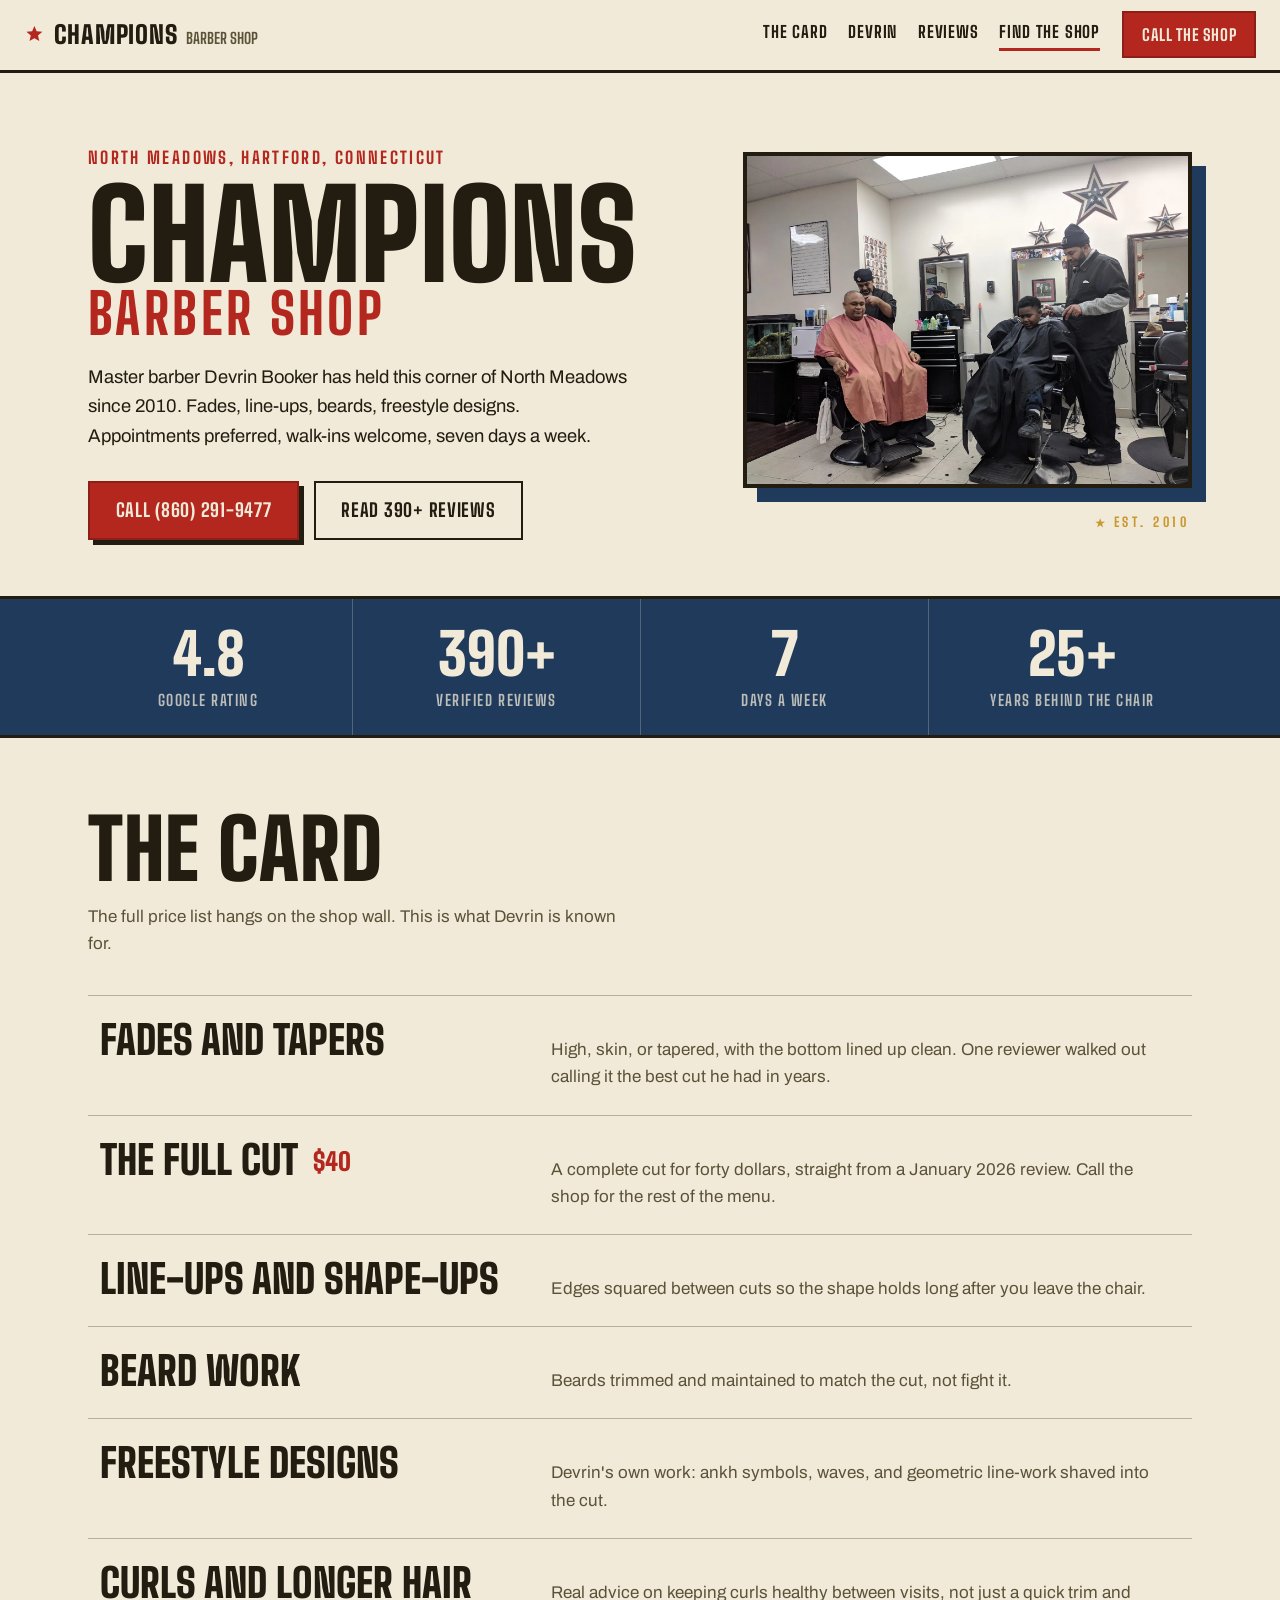
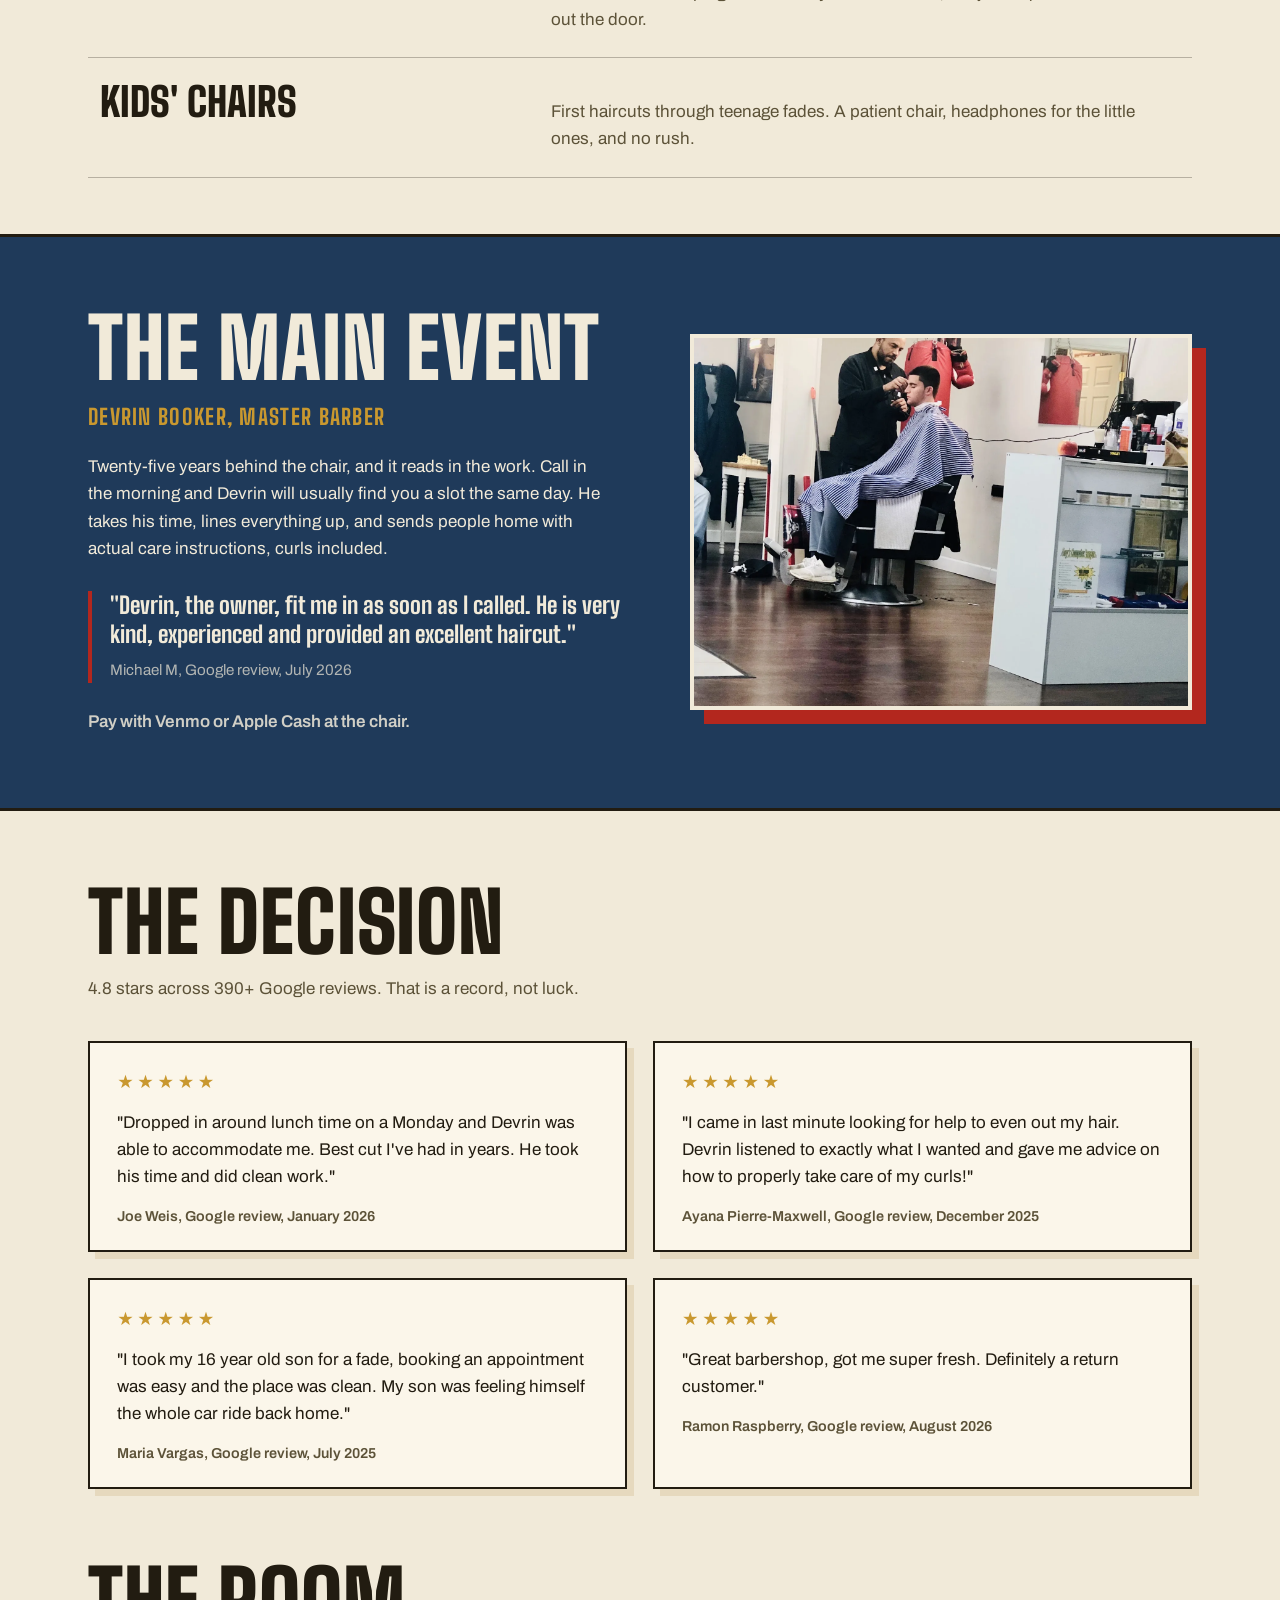
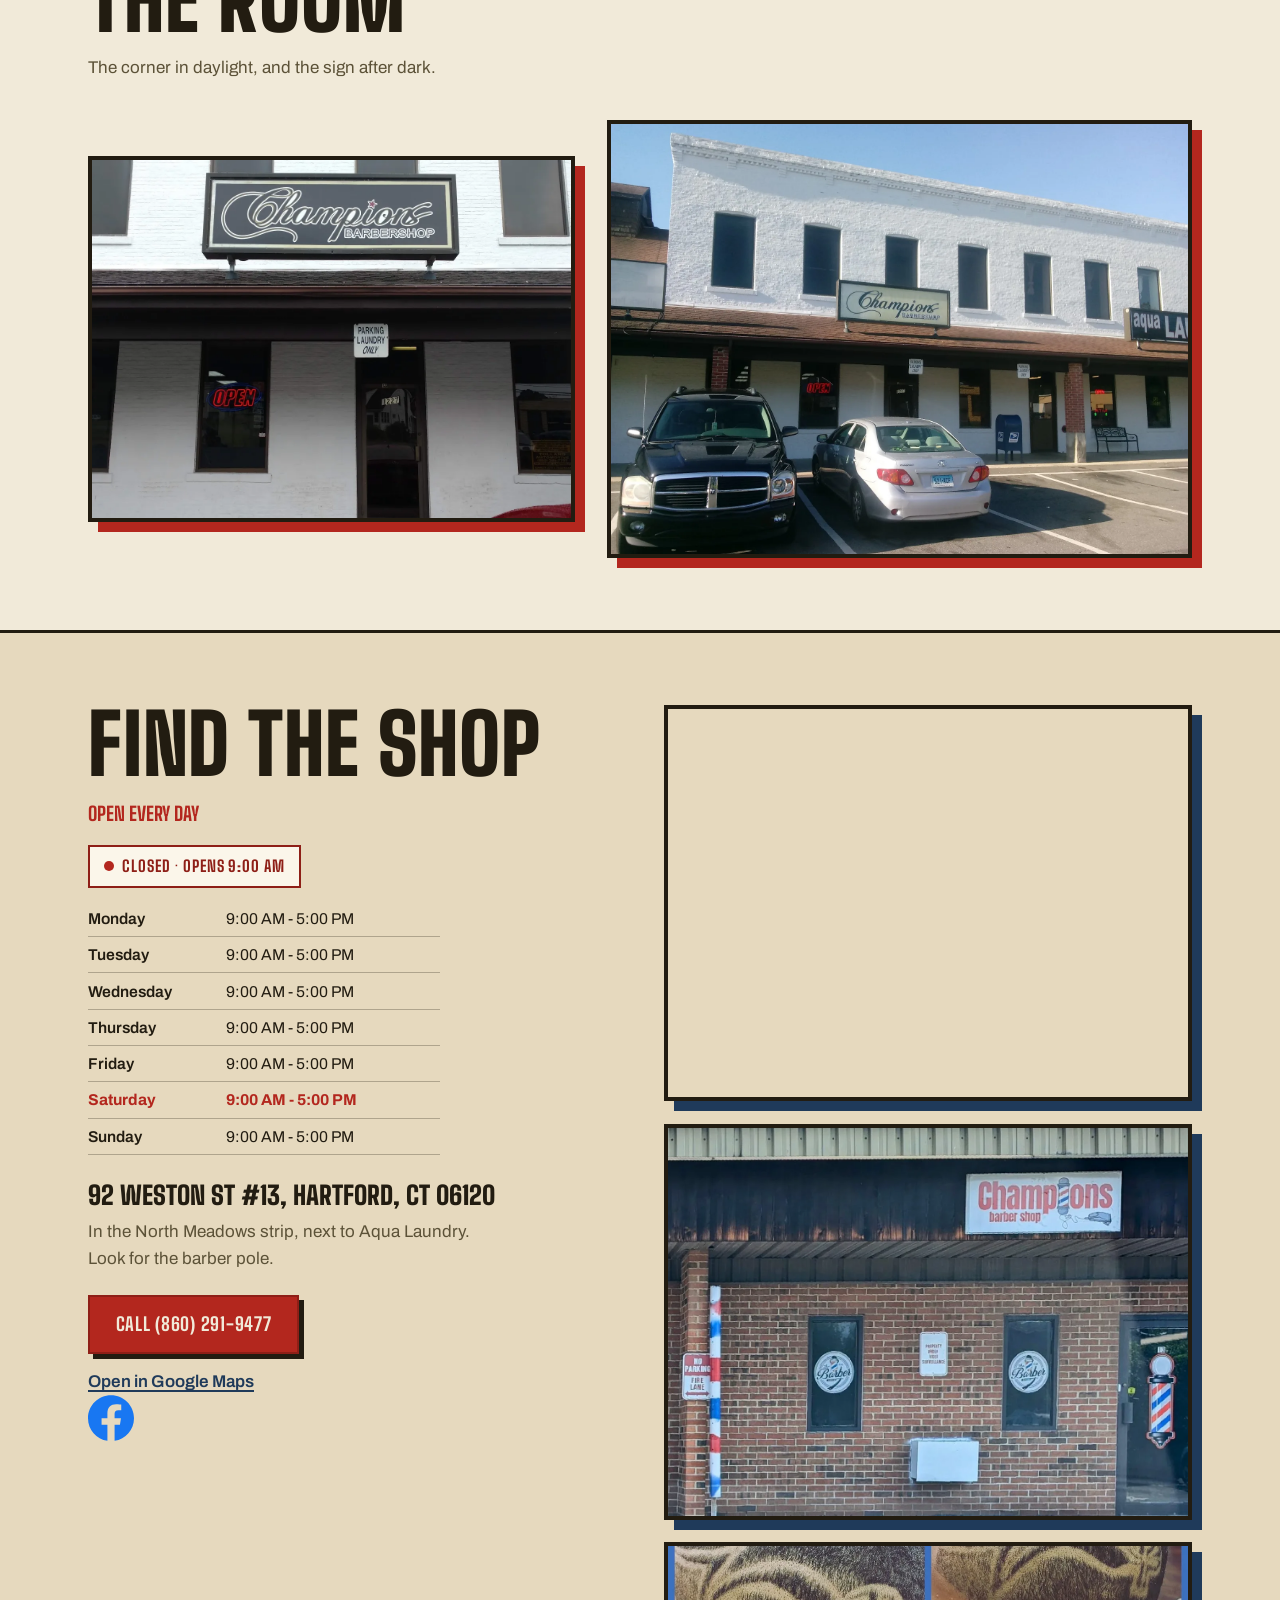
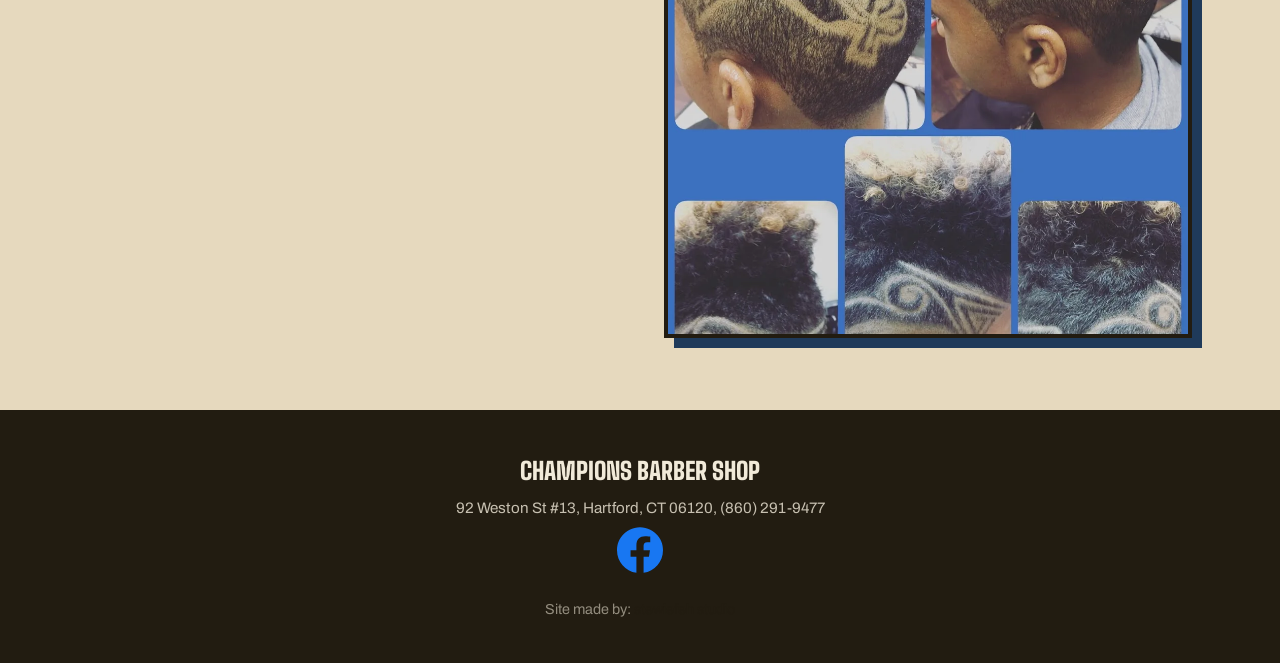
<file: index.html>
<!DOCTYPE html>
<html lang="en">
<head>
<meta charset="UTF-8">
<meta name="viewport" content="width=device-width, initial-scale=1.0">
<title>Champions Barber Shop | Master Barber Devrin Booker, Hartford CT</title>
<meta name="description" content="Champions Barber Shop, 92 Weston St, Hartford. Master barber Devrin Booker: fades, line-ups, beards, freestyle designs. 4.8 stars across 390+ reviews. Open seven days, 9 to 5. Call (860) 291-9477.">
<link rel="icon" type="image/svg+xml" href="favicon.svg">
<meta property="og:title" content="Champions Barber Shop, Hartford CT">
<meta property="og:description" content="Master barber Devrin Booker. Fades, line-ups, beards, freestyle designs. 4.8 stars across 390+ reviews. Open seven days a week.">
<meta property="og:type" content="website">
<meta property="og:image" content="img/storefront-neon.jpg">
<meta property="og:url" content="https://stewiefeh.github.io/champions-barbershop-hartford/">
<meta name="twitter:card" content="summary_large_image">
<meta name="theme-color" content="#F1EAD9">
<meta property="og:locale" content="en_US">
<link rel="preconnect" href="https://fonts.googleapis.com">
<link rel="preconnect" href="https://fonts.gstatic.com" crossorigin>
<link href="https://fonts.googleapis.com/css2?family=Big+Shoulders:opsz,wght@10..72,500;10..72,700;10..72,900&family=Archivo:wght@400;500;600;700&display=swap" rel="stylesheet">
<link rel="stylesheet" href="styles.css?v=13">
<script type="application/ld+json">
{
  "@context": "https://schema.org",
  "@type": "BarberShop",
  "name": "Champions Barber Shop",
  "telephone": "+18602919477",
  "address": {
    "@type": "PostalAddress",
    "streetAddress": "92 Weston St #13",
    "addressLocality": "Hartford",
    "addressRegion": "CT",
    "postalCode": "06120",
    "addressCountry": "US"
  },
  "openingHours": "Mo-Su 09:00-17:00",
  "sameAs": [ "https://www.facebook.com/dchampionsbarberct/" ],
  "aggregateRating": { "@type": "AggregateRating", "ratingValue": "4.8", "reviewCount": "391" }
}
</script>
</head>
<body>

<header class="topbar" id="top">
  <a class="brand" href="#top" aria-label="Champions Barber Shop, back to top">
    <svg class="brand-star" viewBox="0 0 64 64" aria-hidden="true"><path d="M32 6l6.9 16.3 17.6 1.5-13.4 11.6 4 17.2L32 43.7l-15.1 8.9 4-17.2L7.5 23.8l17.6-1.5z" fill="currentColor"/></svg>
    <span class="brand-word">Champions</span>
    <span class="brand-sub">Barber Shop</span>
  </a>
  <nav class="topnav" aria-label="Sections">
    <a href="#card">The Card</a>
    <a href="#main-event">Devrin</a>
    <a href="#decision">Reviews</a>
    <a href="#visit">Find the Shop</a>
  </nav>
  <a class="btn btn-call" href="tel:+18602919477">Call the shop</a>
  <button class="menu-btn" type="button" aria-expanded="false" aria-controls="mobileMenu" aria-label="Open menu">
    <span class="menu-bars" aria-hidden="true"><span></span><span></span><span></span></span>
  </button>
  <nav class="mobile-menu" id="mobileMenu" aria-label="Sections" hidden>
    <a href="#card">The Card</a>
    <a href="#main-event">Devrin</a>
    <a href="#decision">Reviews</a>
    <a href="#visit">Find the Shop</a>
  </nav>
</header>

<main>

<section class="hero">
  <div class="hero-copy">
    <p class="hero-where">North Meadows, Hartford, Connecticut</p>
    <h1 class="masthead">
      <span class="mast-line mast-1">Champions</span>
      <span class="mast-line mast-2">Barber Shop</span>
    </h1>
    <p class="hero-lede">Master barber Devrin Booker has held this corner of North Meadows since 2010. Fades, line-ups, beards, freestyle designs. Appointments preferred, walk-ins welcome, seven days a week.</p>
    <div class="hero-ctas">
      <a class="btn btn-primary" href="tel:+18602919477">Call (860) 291-9477</a>
      <a class="btn btn-ghost" href="#decision">Read 390+ reviews</a>
    </div>
  </div>
  <figure class="hero-photo">
    <img src="img/shop-interior.webp" alt="Inside Champions Barber Shop, two barbers at work with the price list on the wall" width="1200" height="900" loading="eager">
      <figcaption class="photo-caption"><span class="star" aria-hidden="true">&#9733;</span> Est. 2010</figcaption>
  </figure>
</section>

<section class="tape" aria-label="The record in numbers">
  <div class="tape-grid">
    <div class="tape-cell reveal"><span class="tape-num">4.8</span><span class="tape-label">Google rating</span></div>
    <div class="tape-cell reveal"><span class="tape-num">390+</span><span class="tape-label">verified reviews</span></div>
    <div class="tape-cell reveal"><span class="tape-num">7</span><span class="tape-label">days a week</span></div>
    <div class="tape-cell reveal"><span class="tape-num">25+</span><span class="tape-label">years behind the chair</span></div>
  </div>
</section>

<section class="card-section" id="card">
  <div class="section-head reveal">
    <h2 class="display">The Card</h2>
    <p class="section-note">The full price list hangs on the shop wall. This is what Devrin is known for.</p>
  </div>
  <ul class="bouts">
    <li class="bout reveal">
      <h3>Fades and tapers</h3>
      <p>High, skin, or tapered, with the bottom lined up clean. One reviewer walked out calling it the best cut he had in years.</p>
    </li>
    <li class="bout reveal">
      <h3>The full cut <span class="bout-price">$40</span></h3>
      <p>A complete cut for forty dollars, straight from a January 2026 review. Call the shop for the rest of the menu.</p>
    </li>
    <li class="bout reveal">
      <h3>Line-ups and shape-ups</h3>
      <p>Edges squared between cuts so the shape holds long after you leave the chair.</p>
    </li>
    <li class="bout reveal">
      <h3>Beard work</h3>
      <p>Beards trimmed and maintained to match the cut, not fight it.</p>
    </li>
    <li class="bout reveal">
      <h3>Freestyle designs</h3>
      <p>Devrin's own work: ankh symbols, waves, and geometric line-work shaved into the cut.</p>
    </li>
    <li class="bout reveal">
      <h3>Curls and longer hair</h3>
      <p>Real advice on keeping curls healthy between visits, not just a quick trim and out the door.</p>
    </li>
    <li class="bout reveal">
      <h3>Kids' chairs</h3>
      <p>First haircuts through teenage fades. A patient chair, headphones for the little ones, and no rush.</p>
    </li>
  </ul>
</section>

<section class="main-event" id="main-event">
  <div class="event-inner">
    <div class="event-copy reveal">
      <h2 class="display display-paper">The Main Event</h2>
      <p class="event-name">Devrin Booker, master barber</p>
      <p>Twenty-five years behind the chair, and it reads in the work. Call in the morning and Devrin will usually find you a slot the same day. He takes his time, lines everything up, and sends people home with actual care instructions, curls included.</p>
      <blockquote class="event-quote">
        <p>"Devrin, the owner, fit me in as soon as I called. He is very kind, experienced and provided an excellent haircut."</p>
        <cite>Michael M, Google review, July 2026</cite>
      </blockquote>
      <p class="event-pay">Pay with Venmo or Apple Cash at the chair.</p>
    </div>
    <figure class="event-photo reveal">
      <img src="img/punching-bag.webp" loading="lazy" alt="Devrin cutting a client's hair, the shop's red punching bag in the corner behind them" width="1200" height="900">
    </figure>
  </div>
</section>

<section class="decision" id="decision">
  <div class="section-head reveal">
    <h2 class="display">The Decision</h2>
    <p class="section-note">4.8 stars across 390+ Google reviews. That is a record, not luck.</p>
  </div>
  <div class="scorecards">
    <article class="scorecard reveal">
      <p class="score-stars" aria-label="5 out of 5 stars"><span aria-hidden="true">&#9733;&#9733;&#9733;&#9733;&#9733;</span></p>
      <p class="score-quote">"Dropped in around lunch time on a Monday and Devrin was able to accommodate me. Best cut I've had in years. He took his time and did clean work."</p>
      <p class="score-meta">Joe Weis, Google review, January 2026</p>
    </article>
    <article class="scorecard reveal">
      <p class="score-stars" aria-label="5 out of 5 stars"><span aria-hidden="true">&#9733;&#9733;&#9733;&#9733;&#9733;</span></p>
      <p class="score-quote">"I came in last minute looking for help to even out my hair. Devrin listened to exactly what I wanted and gave me advice on how to properly take care of my curls!"</p>
      <p class="score-meta">Ayana Pierre-Maxwell, Google review, December 2025</p>
    </article>
    <article class="scorecard reveal">
      <p class="score-stars" aria-label="5 out of 5 stars"><span aria-hidden="true">&#9733;&#9733;&#9733;&#9733;&#9733;</span></p>
      <p class="score-quote">"I took my 16 year old son for a fade, booking an appointment was easy and the place was clean. My son was feeling himself the whole car ride back home."</p>
      <p class="score-meta">Maria Vargas, Google review, July 2025</p>
    </article>
    <article class="scorecard reveal">
      <p class="score-stars" aria-label="5 out of 5 stars"><span aria-hidden="true">&#9733;&#9733;&#9733;&#9733;&#9733;</span></p>
      <p class="score-quote">"Great barbershop, got me super fresh. Definitely a return customer."</p>
      <p class="score-meta">Ramon Raspberry, Google review, August 2026</p>
    </article>
  </div>
</section>

<section class="room-strip" id="room">
  <div class="section-head">
    <h2 class="display">The Room</h2>
    <p class="section-note">The corner in daylight, and the sign after dark.</p>
  </div>
  <div class="room-grid">
    <button class="room-frame reveal" type="button" aria-label="Enlarge photo of the shopfront in the North Meadows strip">
      <img src="img/waiting-area.webp" alt="The Champions Barber Shop storefront in the North Meadows strip, next to Aqua Laundry" width="800" height="600" loading="lazy">
    </button>
    <button class="room-frame reveal" type="button" aria-label="Enlarge photo of the neon sign lit at night">
      <img src="img/storefront-neon.webp" alt="The shop's neon Champions sign and OPEN light glowing at night" width="1600" height="900" loading="lazy">
    </button>
  </div>
</section>

<section class="visit" id="visit">
  <div class="visit-grid">
    <div class="visit-info">
      <h2 class="display">Find the Shop</h2>
      <p class="visit-hours-label">Open every day</p>
      <p class="open-badge" id="openBadge" hidden></p>
      <table class="hours">
        <caption class="sr-only">Opening hours, every day 9 AM to 5 PM</caption>
        <tbody>
          <tr><th scope="row">Monday</th><td>9:00 AM - 5:00 PM</td></tr>
          <tr><th scope="row">Tuesday</th><td>9:00 AM - 5:00 PM</td></tr>
          <tr><th scope="row">Wednesday</th><td>9:00 AM - 5:00 PM</td></tr>
          <tr><th scope="row">Thursday</th><td>9:00 AM - 5:00 PM</td></tr>
          <tr><th scope="row">Friday</th><td>9:00 AM - 5:00 PM</td></tr>
          <tr><th scope="row">Saturday</th><td>9:00 AM - 5:00 PM</td></tr>
          <tr><th scope="row">Sunday</th><td>9:00 AM - 5:00 PM</td></tr>
        </tbody>
      </table>
      <p class="visit-address">92 Weston St #13, Hartford, CT 06120</p>
      <p class="visit-detail">In the North Meadows strip, next to Aqua Laundry. Look for the barber pole.</p>
      <a class="btn btn-primary" href="tel:+18602919477">Call (860) 291-9477</a>
      <a class="maps-link" href="https://maps.google.com/?cid=4176339353806706583" target="_blank" rel="noopener">Open in Google Maps</a>
      <a class="fb-btn" href="https://www.facebook.com/dchampionsbarberct/" target="_blank" rel="noopener" aria-label="Champions Barber Shop on Facebook" title="Facebook"><svg viewBox="0 0 24 24" aria-hidden="true" focusable="false"><path d="M24 12.073c0-6.627-5.373-12-12-12s-12 5.373-12 12c0 5.99 4.388 10.954 10.125 11.854v-8.385H7.078v-3.47h3.047V9.43c0-3.007 1.792-4.669 4.533-4.669 1.312 0 2.686.235 2.686.235v2.953H15.83c-1.491 0-1.956.925-1.956 1.874v2.25h3.328l-.532 3.47h-2.796v8.385C19.612 23.027 24 18.062 24 12.073z"/></svg></a>
    </div>
    <div class="visit-photos">
      <iframe class="visit-map" src="https://www.google.com/maps?q=Champions%20Barber%20Shop%2C%2092%20Weston%20St%20%2313%2C%20Hartford%2C%20CT%2006120&output=embed" title="Map showing Champions Barber Shop at 92 Weston St, Hartford" allowfullscreen></iframe>
      <img src="img/storefront-pole.webp" loading="lazy" alt="The Champions Barber Shop storefront, brick facade with the barber pole out front" width="800" height="600">
      <img src="img/hair-art.webp" loading="lazy" alt="Freestyle designs shaved into clients' hair: an ankh, waves, and geometric patterns" width="800" height="600">
    </div>
  </div>
</section>

</main>

<footer class="footer">
  <p class="footer-name">Champions Barber Shop</p>
  <p class="footer-line">92 Weston St #13, Hartford, CT 06120, (860) 291-9477</p>
  <p class="footer-line"><a class="fb-btn" href="https://www.facebook.com/dchampionsbarberct/" target="_blank" rel="noopener" aria-label="Champions Barber Shop on Facebook" title="Facebook"><svg viewBox="0 0 24 24" aria-hidden="true" focusable="false"><path d="M24 12.073c0-6.627-5.373-12-12-12s-12 5.373-12 12c0 5.99 4.388 10.954 10.125 11.854v-8.385H7.078v-3.47h3.047V9.43c0-3.007 1.792-4.669 4.533-4.669 1.312 0 2.686.235 2.686.235v2.953H15.83c-1.491 0-1.956.925-1.956 1.874v2.25h3.328l-.532 3.47h-2.796v8.385C19.612 23.027 24 18.062 24 12.073z"/></svg></a></p>
  <p class="footer-credit">Site made by: <a href="https://stewiefeh.github.io/stewiefeh-studio/">stewiefeh studio</a></p>
</footer>

<script src="script.js?v=1" defer></script>
</body>
</html>
</file>
<file: styles.css>
/* Champions Barber Shop: fight-card identity
   paper program stock, championship red, ring navy, gold reserved for stars */

:root {
  --paper: #F1EAD9;
  --paper-deep: #E6D9BE;
  --ink: #221C11;
  --ink-soft: #5C5238;
  --red: #B3271E;
  --red-deep: #8E1F17;
  --navy: #1F3A5A;
  --navy-deep: #16293F;
  --gold: #C9982F;
  --line: rgba(34, 28, 17, 0.28);
  --font-display: "Big Shoulders", "Arial Narrow", sans-serif;
  --font-body: "Archivo", system-ui, sans-serif;
}

* { margin: 0; padding: 0; box-sizing: border-box; }

html { scroll-behavior: smooth; }

body {
  background: var(--paper);
  color: var(--ink);
  font-family: var(--font-body);
  font-size: 1.0625rem;
  line-height: 1.6;
  -webkit-font-smoothing: antialiased;
}

img { display: block; max-width: 100%; height: auto; }

a { color: inherit; }

:focus-visible {
  outline: 3px solid var(--red);
  outline-offset: 3px;
}

.sr-only {
  position: absolute; width: 1px; height: 1px;
  overflow: hidden; clip: rect(0 0 0 0); white-space: nowrap;
}

/* ---------- type ---------- */

.display {
  font-family: var(--font-display);
  font-weight: 900;
  font-size: clamp(2.9rem, 7vw, 5.2rem);
  line-height: 0.94;
  text-transform: uppercase;
  letter-spacing: 0.01em;
}

.display-paper { color: var(--paper); }

.section-head {
  max-width: 69rem;
  margin: 0 auto;
}

.section-note {
  margin-top: 0.9rem;
  max-width: 34rem;
  color: var(--ink-soft);
}

/* ---------- buttons ---------- */

.btn {
  display: inline-block;
  font-family: var(--font-display);
  font-weight: 700;
  font-size: 1.15rem;
  letter-spacing: 0.04em;
  text-transform: uppercase;
  text-decoration: none;
  padding: 0.8rem 1.6rem;
  border: 2px solid var(--ink);
  transition: transform 0.18s ease, box-shadow 0.18s ease, background-color 0.18s ease, color 0.18s ease;
}

.btn-primary {
  background: var(--red);
  border-color: var(--red-deep);
  color: var(--paper);
  box-shadow: 5px 5px 0 var(--ink);
}

.btn-primary:hover {
  transform: translate(-2px, -2px);
  box-shadow: 8px 8px 0 var(--ink);
}

.btn-primary:active { transform: translate(2px, 2px); box-shadow: 1px 1px 0 var(--ink); }

.btn-ghost {
  background: transparent;
  color: var(--ink);
  border-color: var(--ink);
}

.btn-ghost:hover { background: var(--ink); color: var(--paper); }

.btn-call {
  background: var(--red);
  border-color: var(--red-deep);
  color: var(--paper);
  padding: 0.55rem 1.1rem;
  font-size: 1rem;
  box-shadow: none;
}

.btn-call:hover { background: var(--red-deep); transform: none; }

/* ---------- topbar ---------- */

.topbar {
  position: sticky;
  top: 0;
  z-index: 20;
  display: flex;
  align-items: center;
  gap: 1.4rem;
  padding: 0.7rem 1.5rem;
  background: var(--paper);
  border-bottom: 3px solid var(--ink);
}

.brand {
  display: flex;
  align-items: baseline;
  gap: 0.55rem;
  text-decoration: none;
}

.brand-star { width: 1.3rem; height: 1.3rem; color: var(--red); align-self: center; }

.brand-word {
  font-family: var(--font-display);
  font-weight: 900;
  font-size: 1.55rem;
  text-transform: uppercase;
  letter-spacing: 0.03em;
}

.brand-sub {
  font-family: var(--font-display);
  font-weight: 600;
  font-size: 0.95rem;
  text-transform: uppercase;
  color: var(--ink-soft);
}

.topnav {
  display: flex;
  gap: 1.3rem;
  margin-left: auto;
}

.topnav a {
  font-family: var(--font-display);
  font-weight: 700;
  font-size: 1.02rem;
  text-transform: uppercase;
  letter-spacing: 0.05em;
  text-decoration: none;
  color: var(--ink);
  border-bottom: 3px solid transparent;
  padding-bottom: 0.15rem;
  transition: border-color 0.18s ease;
}

.topnav a:hover { border-bottom-color: var(--red); }

/* ---------- hero ---------- */

.hero {
  display: grid;
  grid-template-columns: minmax(0, 1.15fr) minmax(0, 0.85fr);
  gap: 3rem;
  align-items: center;
  max-width: 72rem;
  margin: 0 auto;
  padding: 4.5rem 1.5rem 3.5rem;
}

.hero-where {
  font-family: var(--font-display);
  font-weight: 700;
  font-size: 1.05rem;
  letter-spacing: 0.14em;
  text-transform: uppercase;
  color: var(--red);
}

.masthead {
  margin-top: 0.6rem;
  font-family: var(--font-display);
  text-transform: uppercase;
  line-height: 0.88;
}

.mast-line { display: block; }

.mast-1 {
  font-size: clamp(3.6rem, 9.6vw, 8.2rem);
  font-weight: 900;
  letter-spacing: 0.005em;
}

.mast-2 {
  font-size: clamp(1.8rem, 4.4vw, 3.7rem);
  font-weight: 700;
  color: var(--red);
  letter-spacing: 0.06em;
}

.hero-lede {
  margin-top: 1.5rem;
  max-width: 34rem;
  font-size: 1.15rem;
}

.hero-ctas {
  margin-top: 1.9rem;
  display: flex;
  flex-wrap: wrap;
  gap: 0.9rem;
}

.hero-photo {
  position: relative;
  margin: 0;
}

.hero-photo img {
  border: 4px solid var(--ink);
  box-shadow: 14px 14px 0 var(--navy);
  aspect-ratio: 4 / 3;
  object-fit: cover;
  width: 100%;
}

.photo-caption {
  display: flex;
  justify-content: flex-end;
  align-items: center;
  gap: 0.55rem;
  margin-top: 1.5rem;
  padding-right: 0.15rem;
  font-family: var(--font-display);
  font-size: 0.82rem;
  font-weight: 700;
  letter-spacing: 0.28em;
  text-transform: uppercase;
  color: var(--gold);
}

.photo-caption .star { font-size: 0.7rem; letter-spacing: 0; }





/* ---------- tape (tale of the tape) ---------- */

.tape {
  border-top: 3px solid var(--ink);
  border-bottom: 3px solid var(--ink);
  background: var(--navy);
  color: var(--paper);
}

.tape-grid {
  max-width: 72rem;
  margin: 0 auto;
  display: grid;
  grid-template-columns: repeat(4, 1fr);
}

.tape-cell {
  padding: 1.6rem 1rem 1.4rem;
  text-align: center;
  border-left: 1px solid rgba(241, 234, 217, 0.25);
}

.tape-cell:first-child { border-left: none; }

.tape-num {
  display: block;
  font-family: var(--font-display);
  font-weight: 900;
  font-size: clamp(2.4rem, 4.5vw, 3.6rem);
  line-height: 1;
}

.tape-label {
  display: block;
  margin-top: 0.35rem;
  font-family: var(--font-display);
  font-weight: 600;
  font-size: 0.95rem;
  letter-spacing: 0.1em;
  text-transform: uppercase;
  color: rgba(241, 234, 217, 0.75);
}

/* ---------- the card ---------- */

.card-section { max-width: 72rem; margin: 0 auto; padding: 4.5rem 1.5rem 3.5rem; }

.bouts { list-style: none; margin-top: 2.4rem; }

.bout {
  display: grid;
  grid-template-columns: minmax(0, 0.8fr) minmax(0, 1.2fr);
  gap: 2rem;
  align-items: baseline;
  padding: 1.5rem 0.75rem;
  border-top: 1px solid var(--line);
  transition: background-color 0.2s ease;
}

.bout:last-child { border-bottom: 1px solid var(--line); }

.bout:hover { background: var(--paper-deep); }

.bout h3 {
  font-family: var(--font-display);
  font-weight: 900;
  font-size: clamp(1.7rem, 3.4vw, 2.5rem);
  line-height: 1;
  text-transform: uppercase;
}

.bout-price {
  font-size: 0.62em;
  color: var(--red);
  margin-left: 0.35rem;
  vertical-align: middle;
}

.bout p { color: var(--ink-soft); max-width: 38rem; }

/* ---------- main event ---------- */

.main-event {
  background: var(--navy);
  color: var(--paper);
  border-top: 3px solid var(--ink);
  border-bottom: 3px solid var(--ink);
}

.event-inner {
  max-width: 72rem;
  margin: 0 auto;
  padding: 4.5rem 1.5rem;
  display: grid;
  grid-template-columns: minmax(0, 1.05fr) minmax(0, 0.95fr);
  gap: 3rem;
  align-items: center;
}

.event-name {
  margin-top: 0.8rem;
  font-family: var(--font-display);
  font-weight: 700;
  font-size: 1.35rem;
  letter-spacing: 0.06em;
  text-transform: uppercase;
  color: var(--gold);
}

.event-copy > p:not(.event-name):not(.event-pay) { margin-top: 1.2rem; max-width: 32rem; }

.event-copy p + p { margin-top: 1rem; }

.event-quote {
  margin-top: 1.8rem;
  padding-left: 1.1rem;
  border-left: 4px solid var(--red);
}

.event-quote p {
  font-family: var(--font-display);
  font-weight: 700;
  font-size: 1.45rem;
  line-height: 1.25;
}

.event-quote cite {
  display: block;
  margin-top: 0.6rem;
  font-style: normal;
  font-size: 0.95rem;
  color: rgba(241, 234, 217, 0.7);
}

.event-pay {
  margin-top: 1.6rem;
  font-weight: 600;
  color: rgba(241, 234, 217, 0.85);
}

.event-photo img {
  border: 4px solid var(--paper);
  box-shadow: 14px 14px 0 var(--red);
  aspect-ratio: 4 / 3;
  object-fit: cover;
  width: 100%;
}

/* ---------- the decision ---------- */

.decision { max-width: 72rem; margin: 0 auto; padding: 4.5rem 1.5rem; }

.scorecards {
  margin-top: 2.4rem;
  display: grid;
  grid-template-columns: repeat(2, 1fr);
  gap: 1.6rem;
}

.scorecard {
  background: #FBF6EA;
  border: 2px solid var(--ink);
  padding: 1.6rem 1.7rem 1.4rem;
  box-shadow: 7px 7px 0 var(--paper-deep);
  transition: transform 0.22s ease, box-shadow 0.22s ease;
}

.scorecard:hover {
  transform: translateY(-4px) rotate(-0.4deg);
  box-shadow: 10px 11px 0 var(--paper-deep);
}

.score-stars { color: var(--gold); font-size: 1.15rem; letter-spacing: 0.2em; }

.score-quote { margin-top: 0.7rem; }

.score-meta {
  margin-top: 0.9rem;
  font-size: 0.9rem;
  font-weight: 600;
  color: var(--ink-soft);
}

/* ---------- visit ---------- */

.visit { border-top: 3px solid var(--ink); background: var(--paper-deep); }

.visit-grid {
  max-width: 72rem;
  margin: 0 auto;
  padding: 4.5rem 1.5rem;
  display: grid;
  grid-template-columns: minmax(0, 1fr) minmax(0, 1fr);
  gap: 3rem;
  align-items: start;
}

.visit-hours-label {
  margin-top: 1rem;
  font-family: var(--font-display);
  font-weight: 700;
  font-size: 1.2rem;
  text-transform: uppercase;
  color: var(--red);
}

.hours {
  margin-top: 0.8rem;
  border-collapse: collapse;
  width: 100%;
  max-width: 22rem;
}

.hours th, .hours td {
  text-align: left;
  padding: 0.32rem 0;
  border-bottom: 1px solid var(--line);
  font-size: 0.98rem;
}

.hours th { font-weight: 600; }

.visit-address {
  margin-top: 1.6rem;
  font-family: var(--font-display);
  font-weight: 900;
  font-size: 1.6rem;
  line-height: 1.15;
  text-transform: uppercase;
}

.visit-detail { margin-top: 0.5rem; color: var(--ink-soft); max-width: 24rem; }

.visit-info .btn-primary { margin-top: 1.4rem; }

.fb-btn {
  display: inline-flex;
  width: 46px;
  height: 46px;
  color: #1877F2;
  transition: transform 0.15s ease, color 0.15s ease;
}

.fb-btn svg {
  width: 100%;
  height: 100%;
  fill: currentColor;
  display: block;
}

.fb-btn:hover {
  color: #0e5bd1;
  transform: translateY(-2px);
}

.maps-link {
  display: block;
  width: fit-content;
  margin-top: 0.9rem;
  font-weight: 600;
  color: var(--navy);
  text-decoration-thickness: 2px;
  text-underline-offset: 3px;
}

.maps-link:hover { color: var(--red); }

.visit-photos { display: grid; gap: 1.4rem; }

.visit-map {
  width: 100%;
  aspect-ratio: 4 / 3;
  border: 4px solid var(--ink);
  box-shadow: 10px 10px 0 var(--navy);
}

.visit-photos img {
  border: 4px solid var(--ink);
  box-shadow: 10px 10px 0 var(--navy);
  aspect-ratio: 4 / 3;
  object-fit: cover;
  width: 100%;
}

/* ---------- footer ---------- */

.footer {
  background: var(--ink);
  color: rgba(241, 234, 217, 0.8);
  text-align: center;
  padding: 2.6rem 1.5rem;
}

.footer-name {
  font-family: var(--font-display);
  font-weight: 900;
  font-size: 1.5rem;
  text-transform: uppercase;
  color: var(--paper);
}

.footer-line { margin-top: 0.4rem; font-size: 0.95rem; }

.footer-credit { margin-top: 1.1rem; font-size: 0.9rem; color: rgba(241, 234, 217, 0.55); }

.mast-line {
  clip-path: inset(0 100% 0 0);
  animation: stamp 0.55s cubic-bezier(0.2, 0.8, 0.3, 1) forwards;
}

.mast-2 { animation-delay: 0.12s; }

.hero-where, .hero-lede, .hero-ctas, .hero-photo {
  opacity: 0;
  animation: rise 0.45s ease forwards;
}

.hero-where { animation-delay: 0.04s; }
.hero-lede { animation-delay: 0.14s; }
.hero-ctas { animation-delay: 0.22s; }
.hero-photo { animation-delay: 0.16s; }


@keyframes stamp { to { clip-path: inset(0 0 0 0); } }

@keyframes rise { to { opacity: 1; transform: none; } }


@media (prefers-reduced-motion: reduce) {
  html { scroll-behavior: auto; }
  .mast-line { clip-path: none; animation: none; }
  .hero-where, .hero-lede, .hero-ctas, .hero-photo { animation: none; opacity: 1; }
  .btn, .scorecard, .bout, .topnav a { transition: none; }
}

/* ---------- responsive ---------- */

@media (max-width: 920px) {
  .tape-label { font-size: 1.05rem; }
  .hero { grid-template-columns: 1fr; gap: 2.4rem; padding-top: 3.2rem; }
  .hero-photo { max-width: 34rem; }
  .tape-grid { grid-template-columns: repeat(2, 1fr); }
  .tape-cell:nth-child(odd) { border-left: none; }
  .tape-cell:nth-child(n+3) { border-top: 1px solid rgba(241, 234, 217, 0.25); }
  .bout { grid-template-columns: 1fr; gap: 0.5rem; padding: 1.25rem 0.5rem; }
  .event-inner { grid-template-columns: 1fr; gap: 2.2rem; }
  .scorecards { grid-template-columns: 1fr; }
  .visit-grid { grid-template-columns: 1fr; gap: 2.4rem; }
}

@media (max-width: 700px) {
  .topnav { display: none; }
  .brand-sub { display: none; }
  .topbar { justify-content: space-between; }
  .display { font-size: clamp(2.5rem, 10vw, 3.4rem); }
}

/* ---------- polish pass: anchors, header, menu, badge, reveals, room, lightbox ---------- */

html { scroll-padding-top: 84px; }

#card, #main-event, #decision, #room, #visit { scroll-margin-top: 84px; }

.topbar { transition: box-shadow 0.2s ease; }
.topbar.scrolled { box-shadow: 0 6px 18px rgba(34, 28, 17, 0.16); }
.topnav a.is-active { border-bottom-color: var(--red); }

.menu-btn {
  display: none;
  width: 48px;
  height: 48px;
  align-items: center;
  justify-content: center;
  flex-direction: column;
  gap: 5px;
  background: transparent;
  border: 2px solid var(--ink);
  cursor: pointer;
  padding: 0;
}

.menu-bars {
  position: relative;
  display: block;
  width: 22px;
  height: 16px;
}
.menu-bars span {
  position: absolute;
  left: 0;
  width: 22px;
  height: 2px;
  background: var(--ink);
  transition: transform 0.2s ease, opacity 0.2s ease;
}
.menu-bars span:nth-child(1) { top: 0; }
.menu-bars span:nth-child(2) { top: 7px; }
.menu-bars span:nth-child(3) { top: 14px; }

.menu-btn[aria-expanded="true"] .menu-bars span:nth-child(1) { transform: translateY(7px) rotate(45deg); }
.menu-btn[aria-expanded="true"] .menu-bars span:nth-child(2) { opacity: 0; }
.menu-btn[aria-expanded="true"] .menu-bars span:nth-child(3) { transform: translateY(-7px) rotate(-45deg); }

.open-badge {
  display: inline-flex;
  align-items: center;
  gap: 0.55rem;
  margin-top: 0.9rem;
  padding: 0.45rem 0.85rem;
  border: 2px solid var(--ink);
  background: #FBF6EA;
  font-family: var(--font-display);
  font-weight: 700;
  font-size: 0.98rem;
  letter-spacing: 0.06em;
  text-transform: uppercase;
}

.open-badge .dot {
  width: 0.62rem;
  height: 0.62rem;
  border-radius: 50%;
  background: #2E7D32;
  flex: none;
}

.open-badge.is-open .dot { background: #2E7D32; }
.open-badge.is-closed { border-color: var(--red-deep); color: var(--red-deep); }
.open-badge.is-closed .dot { background: var(--red); }

.hours tr.is-today th, .hours tr.is-today td { color: var(--red); font-weight: 700; }

.js .reveal {
  opacity: 0;
  transform: translateY(18px);
  transition: opacity 0.55s ease, transform 0.55s cubic-bezier(0.2, 0.8, 0.3, 1);
}

.js .reveal.is-in { opacity: 1; transform: none; }

.js .bouts .reveal:nth-child(2) { transition-delay: 0.06s; }
.js .bouts .reveal:nth-child(3) { transition-delay: 0.12s; }
.js .bouts .reveal:nth-child(4) { transition-delay: 0.18s; }
.js .bouts .reveal:nth-child(5) { transition-delay: 0.24s; }
.js .bouts .reveal:nth-child(6) { transition-delay: 0.3s; }
.js .bouts .reveal:nth-child(7) { transition-delay: 0.36s; }
.js .scorecards .reveal:nth-child(2) { transition-delay: 0.08s; }
.js .scorecards .reveal:nth-child(3) { transition-delay: 0.16s; }
.js .scorecards .reveal:nth-child(4) { transition-delay: 0.24s; }

.room-strip { max-width: 72rem; margin: 0 auto; padding: 0 1.5rem 4.5rem; }

.room-grid {
  margin-top: 2.4rem;
  display: grid;
  grid-template-columns: 1fr 1.2fr;
  gap: 2rem;
}

.room-frame {
  padding: 0;
  border: none;
  background: none;
  cursor: zoom-in;
}

.room-frame img {
  border: 4px solid var(--ink);
  box-shadow: 10px 10px 0 var(--red);
  aspect-ratio: 4 / 3;
  object-fit: cover;
  width: 100%;
  transition: transform 0.25s ease, box-shadow 0.25s ease;
}

.room-frame:hover img,
.room-frame:focus-visible img {
  transform: translate(-2px, -2px);
  box-shadow: 13px 13px 0 var(--red);
}

.lightbox {
  position: fixed;
  inset: 0;
  z-index: 60;
  display: flex;
  align-items: center;
  justify-content: center;
  padding: 4rem 1.5rem 3.5rem;
  background: rgba(24, 19, 9, 0.9);
}

.lightbox[hidden] { display: none; }

.lightbox img {
  max-width: min(94vw, 64rem);
  max-height: 82vh;
  width: auto;
  height: auto;
  border: 4px solid var(--paper);
  box-shadow: 14px 14px 0 rgba(0, 0, 0, 0.4);
}

.lightbox-close {
  position: absolute;
  top: 1rem;
  right: 1rem;
  width: 48px;
  height: 48px;
  font-family: var(--font-display);
  font-weight: 700;
  font-size: 1.3rem;
  background: var(--paper);
  color: var(--ink);
  border: 2px solid var(--ink);
  cursor: pointer;
}

.lightbox-close:hover { background: var(--red); color: var(--paper); border-color: var(--red-deep); }

.lightbox-cap {
  position: absolute;
  bottom: 1.1rem;
  left: 1.5rem;
  right: 1.5rem;
  margin: 0;
  color: var(--paper);
  font-family: var(--font-display);
  font-weight: 600;
  font-size: 0.95rem;
  letter-spacing: 0.08em;
  text-transform: uppercase;
  text-align: center;
}

@media (max-width: 700px) {
  .menu-btn { display: inline-flex; }
  .mobile-menu[hidden] { display: none; }
  .mobile-menu {
    position: absolute;
    top: 100%;
    left: 0;
    right: 0;
    z-index: 30;
    display: flex;
    flex-direction: column;
    background: var(--paper);
    border-bottom: 3px solid var(--ink);
    box-shadow: 0 10px 18px rgba(34, 28, 17, 0.18);
    padding: 0.2rem 1.5rem 0.9rem;
  }
  .mobile-menu a {
    font-family: var(--font-display);
    font-weight: 700;
    font-size: 1.45rem;
    text-transform: uppercase;
    letter-spacing: 0.04em;
    text-decoration: none;
    color: var(--ink);
    padding: 0.75rem 0.15rem;
    border-top: 1px solid var(--line);
  }
  .room-grid { grid-template-columns: 1fr; gap: 1.6rem; }
  .lightbox-cap { left: 4rem; right: 4rem; }
}

@media (prefers-reduced-motion: reduce) {
  .js .reveal { opacity: 1; transform: none; transition: none; }
  .topbar { transition: none; }
  .room-frame img { transition: none; }
}
.footer-credit a { color: var(--ink); text-decoration: underline; text-decoration-thickness: 2px; text-underline-offset: 3px; }
.footer-credit a:hover { color: var(--red); }
</file>
